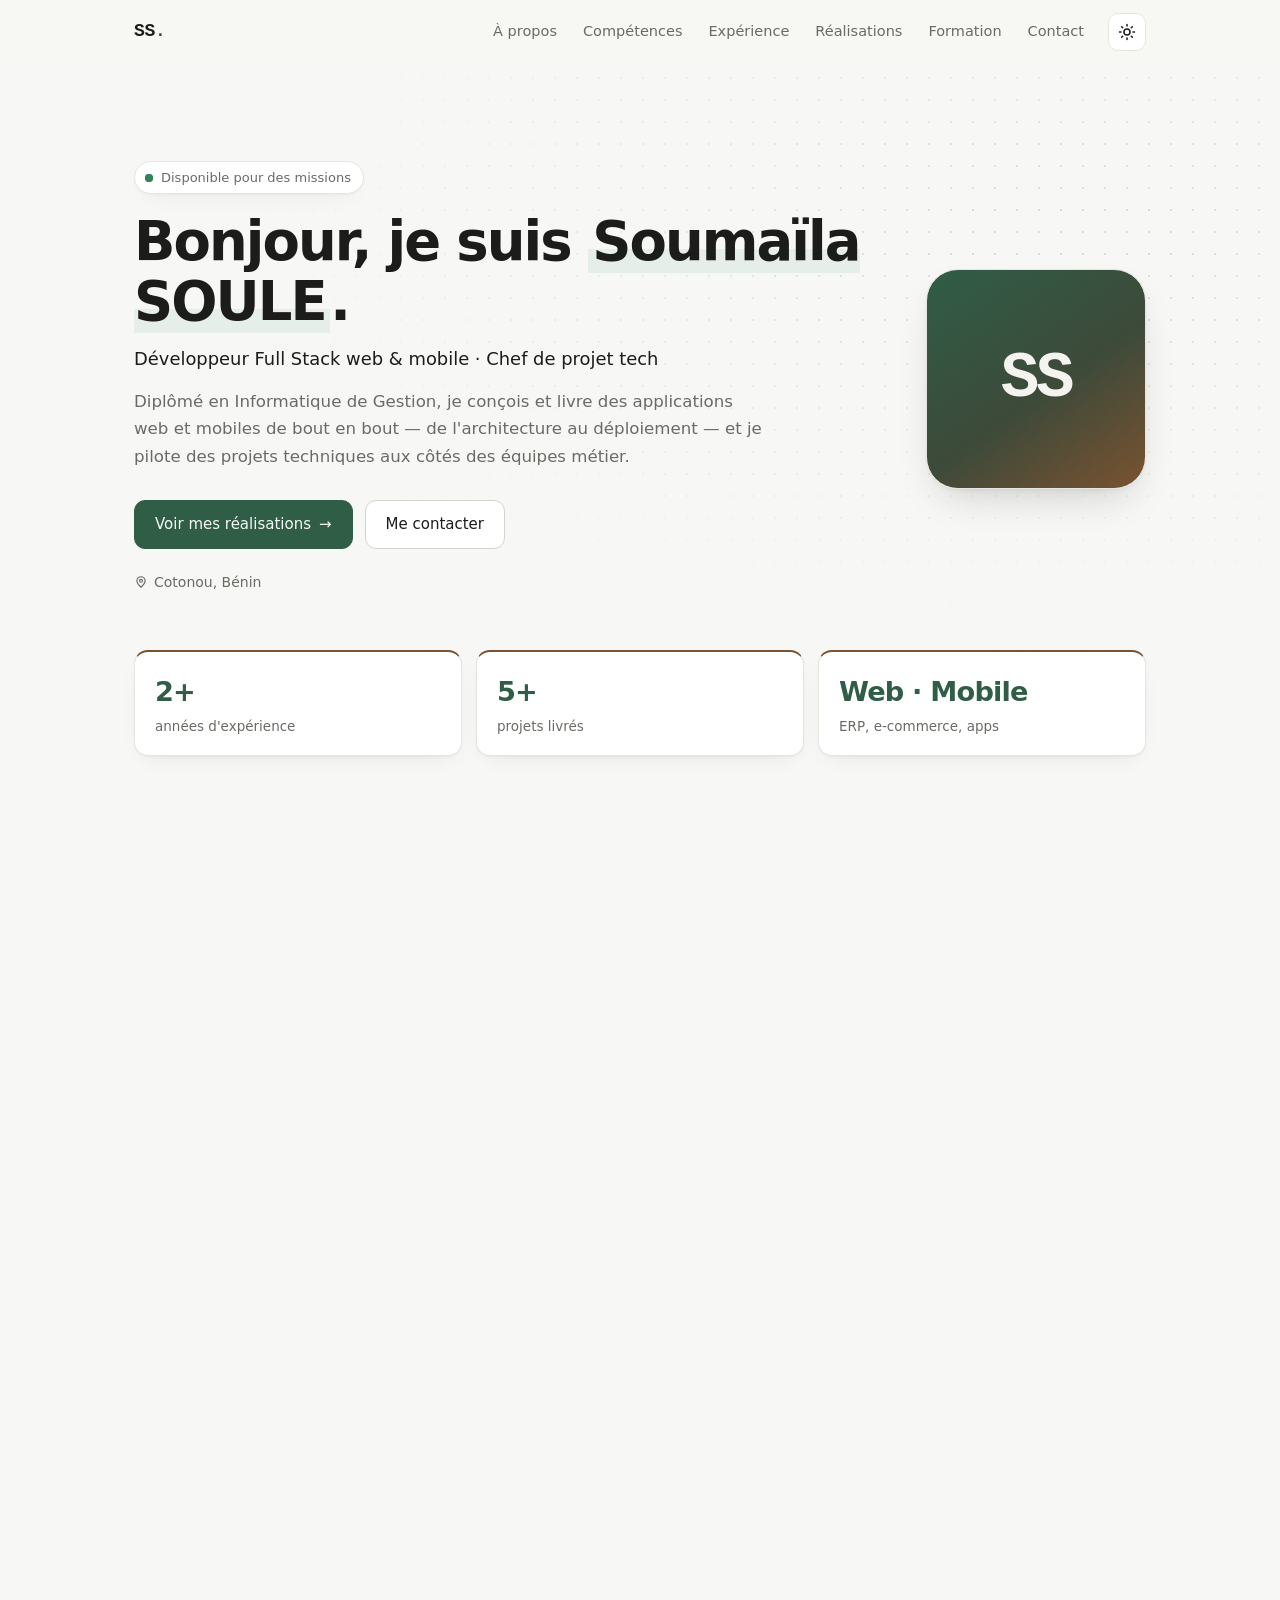
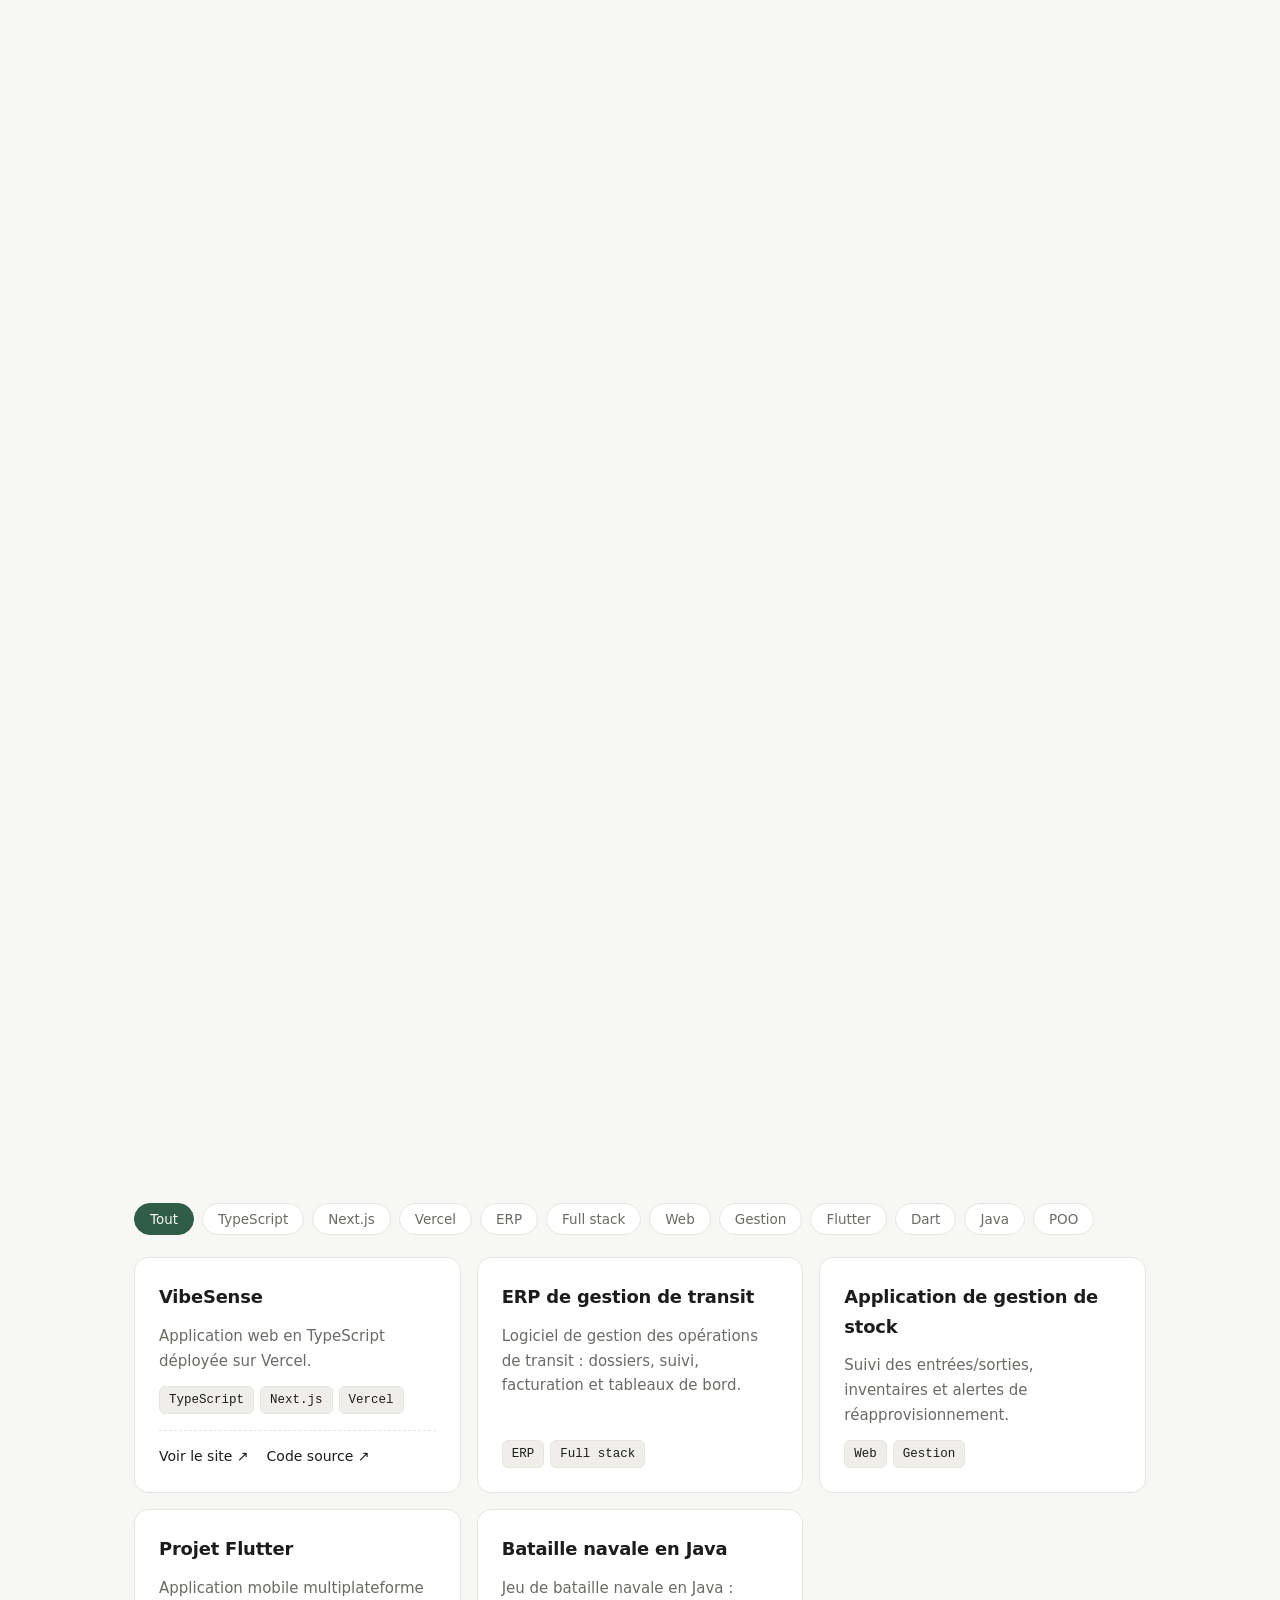
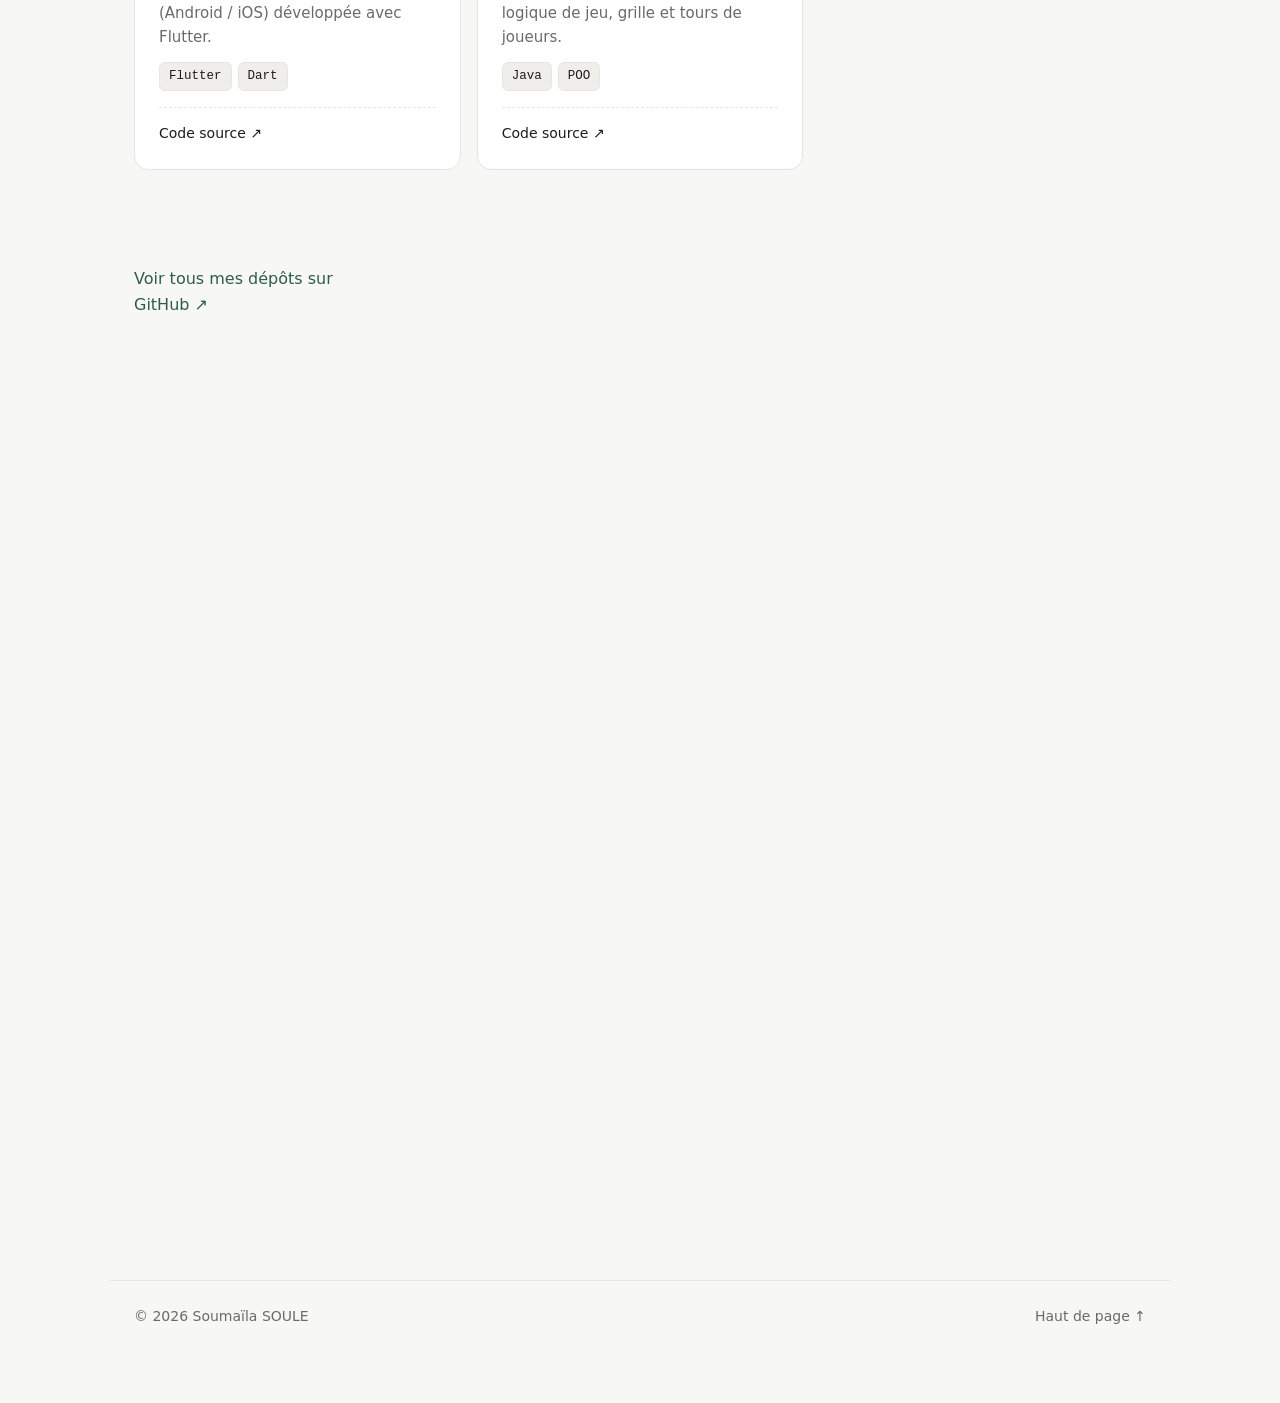
<file: index.html>
<!doctype html>
<html lang="fr">
<head>
  <meta charset="utf-8" />
  <meta name="viewport" content="width=device-width, initial-scale=1" />
  <meta http-equiv="Content-Security-Policy" content="default-src 'none'; script-src 'self'; style-src 'self'; img-src 'self' data:; connect-src 'self' https://api.github.com; base-uri 'none'; form-action 'none'; upgrade-insecure-requests" />
  <meta name="referrer" content="strict-origin-when-cross-origin" />
  <title>Soumaïla SOULE — Développeur Full Stack & Chef de projet</title>
  <meta name="description" content="Portfolio de Soumaïla SOULE : développeur full stack web & mobile et chef de projet tech basé à Cotonou. Compétences, expériences, réalisations et formation." />
  <meta property="og:type" content="website" />
  <meta property="og:title" content="Soumaïla SOULE — Développeur Full Stack" />
  <meta property="og:description" content="Applications web & mobiles, ERP, e-commerce, gestion de projet tech." />
  <link rel="icon" href="favicon.svg" type="image/svg+xml" />
  <link rel="stylesheet" href="style.css" />
  <link rel="preload" href="content.json" as="fetch" crossorigin />
  <script src="theme.js"></script>
</head>
<body>
  <a class="skip" href="#main">Aller au contenu</a>
  <div class="progress" id="progress" aria-hidden="true"></div>
  <header class="nav" id="nav">
    <div class="container nav-inner">
      <a href="#top" class="logo">SS<span class="accent">.</span></a>
      <nav id="menu" aria-label="Navigation principale">
        <a href="#about">À propos</a>
        <a href="#skills">Compétences</a>
        <a href="#experience">Expérience</a>
        <a href="#achievements">Réalisations</a>
        <a href="#education">Formation</a>
        <a href="#contact">Contact</a>
      </nav>
      <button class="icon-btn" id="themeToggle" aria-label="Basculer thème clair / sombre">
        <svg viewBox="0 0 24 24" width="18" height="18" fill="none" stroke="currentColor" stroke-width="2" stroke-linecap="round"><circle cx="12" cy="12" r="4"/><path d="M12 2v2M12 20v2M4.9 4.9l1.4 1.4M17.7 17.7l1.4 1.4M2 12h2M20 12h2M4.9 19.1l1.4-1.4M17.7 6.3l1.4-1.4"/></svg>
      </button>
      <button class="icon-btn menu-btn" id="menuToggle" aria-label="Ouvrir le menu" aria-expanded="false" aria-controls="menu">
        <svg viewBox="0 0 24 24" width="20" height="20" fill="none" stroke="currentColor" stroke-width="2" stroke-linecap="round"><path d="M4 7h16M4 12h16M4 17h16"/></svg>
      </button>
    </div>
  </header>

  <main id="main">
    <section class="hero container" id="top">
      <div class="hero-text">
        <p class="badge" id="available" hidden><span class="dot"></span>Disponible pour des missions</p>
        <h1>Bonjour, je suis <span class="accent" id="name"></span>.</h1>
        <p class="role" id="role"></p>
        <p class="intro" id="intro"></p>
        <div class="cta" id="heroCta">
          <a href="#achievements" class="btn primary">Voir mes réalisations <span class="arrow" aria-hidden="true">→</span></a>
          <a href="#contact" class="btn">Me contacter</a>
        </div>
        <p class="location" id="location"></p>
      </div>
      <div class="avatar" id="avatar" aria-hidden="true"><span>SS</span></div>
      <dl class="stats" id="stats"></dl>
    </section>

    <section id="about" class="container section">
      <h2><span class="num">01</span> À propos</h2>
      <div id="aboutText" class="prose"></div>
    </section>

    <section id="skills" class="container section">
      <h2><span class="num">02</span> Compétences</h2>
      <h3 class="sub">Techniques</h3>
      <div id="skillsGrid" class="grid"></div>
      <h3 class="sub">Savoir-faire</h3>
      <div id="softGrid" class="grid"></div>
    </section>

    <section id="experience" class="container section">
      <h2><span class="num">03</span> Expérience professionnelle</h2>
      <ol id="expList" class="timeline"></ol>
    </section>

    <section id="achievements" class="container section">
      <h2><span class="num">04</span> Réalisations</h2>
      <div class="filters" id="filters" role="toolbar" aria-label="Filtrer les réalisations"></div>
      <div id="featured" class="cards"></div>
      <h3 class="sub">Autres dépôts publics sur GitHub</h3>
      <div id="repos" class="repos"><p class="muted">Chargement…</p></div>
    </section>

    <section id="education" class="container section">
      <h2><span class="num">05</span> Formation &amp; langues</h2>
      <ol id="eduList" class="timeline"></ol>
      <div id="certBlock" hidden>
        <h3 class="sub">Certifications</h3>
        <ul id="certList" class="list"></ul>
      </div>
      <h3 class="sub">Langues</h3>
      <ul id="langList" class="langs"></ul>
    </section>

    <section id="contact" class="container section contact">
      <h2><span class="num">06</span> Contact</h2>
      <div class="contact-box">
        <h3>Travaillons ensemble.</h3>
        <p class="prose">Un projet, une mission ou une simple question ? Écrivez-moi, je réponds rapidement.</p>
        <div id="contactCards" class="contact-cards"></div>
        <form id="quickMsg" class="quick-msg" hidden novalidate>
          <h4>Message rapide</h4>
          <div class="qm-row">
            <label><span>Votre nom</span><input name="name" type="text" autocomplete="name" maxlength="80" required /></label>
            <label><span>Objet</span><input name="subject" type="text" maxlength="120" placeholder="Projet, mission, question…" /></label>
          </div>
          <label><span>Votre message</span><textarea name="message" rows="4" maxlength="2000" required></textarea></label>
          <p class="qm-err" id="qmErr" role="alert"></p>
          <div class="cta" id="qmActions"></div>
        </form>
        <div id="contactLinks" class="cta socials"></div>
      </div>
    </section>
  </main>

  <footer class="container footer">
    <p>© <span id="year"></span> <span id="footName"></span></p>
    <a href="#top">Haut de page ↑</a>
  </footer>

  <button class="to-top" id="toTop" aria-label="Revenir en haut de la page">
    <svg viewBox="0 0 24 24" width="18" height="18" fill="none" stroke="currentColor" stroke-width="2" stroke-linecap="round" stroke-linejoin="round"><path d="M12 19V5M5 12l7-7 7 7"/></svg>
  </button>
  <div class="toast" id="toast" role="status" aria-live="polite"></div>
  <script src="main.js" defer></script>
</body>
</html>
</file>
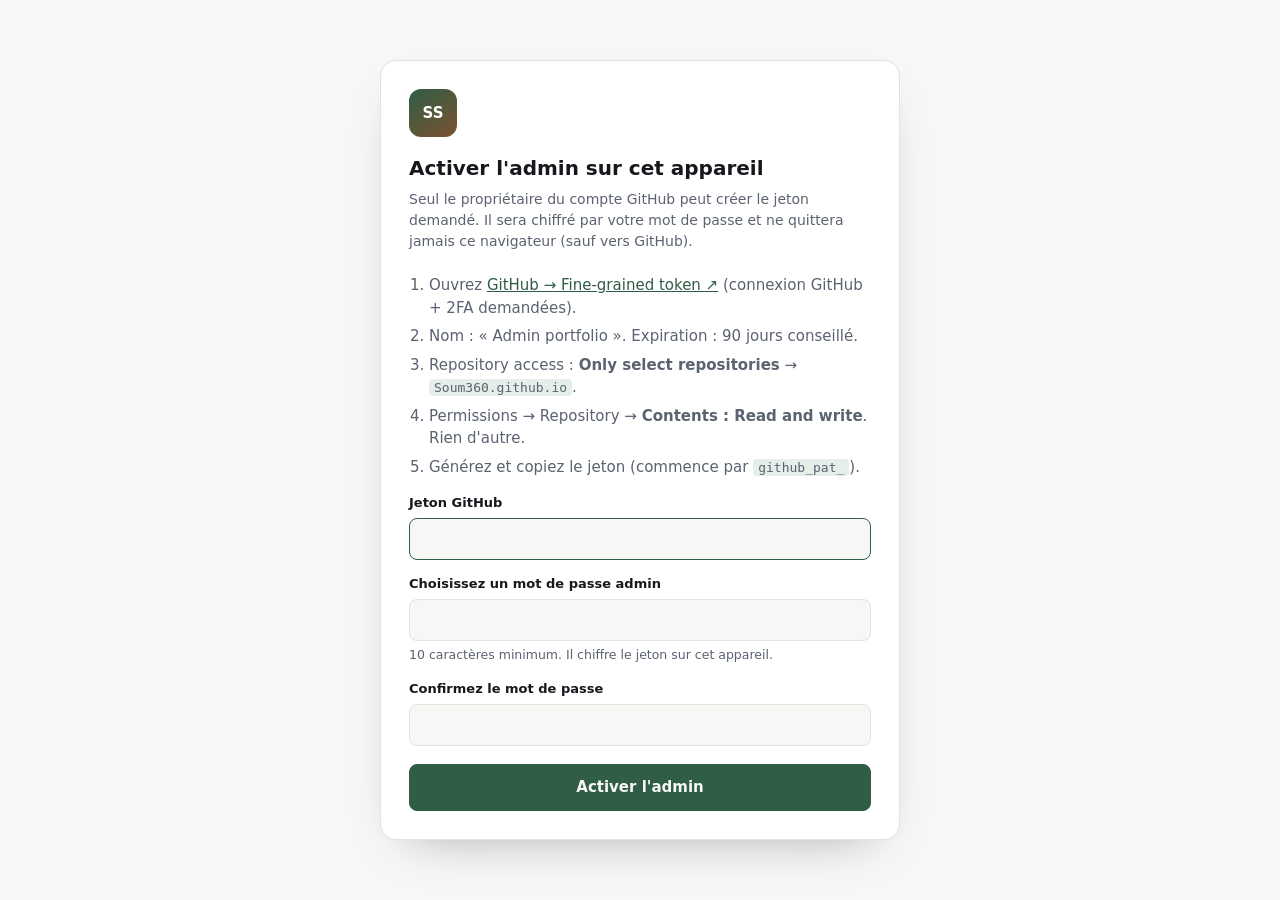
<file: admin/index.html>
<!doctype html>
<html lang="fr">
<head>
  <meta charset="utf-8" />
  <meta name="viewport" content="width=device-width, initial-scale=1" />
  <meta http-equiv="Content-Security-Policy" content="default-src 'none'; script-src 'self'; style-src 'self'; img-src 'self' data: blob:; connect-src 'self' https://api.github.com; base-uri 'none'; form-action 'none'" />
  <meta name="referrer" content="no-referrer" />
  <meta name="robots" content="noindex, nofollow" />
  <title>Admin — Portfolio</title>
  <link rel="icon" href="../favicon.svg" type="image/svg+xml" />
  <link rel="stylesheet" href="admin.css" />
  <script src="../theme.js"></script>
</head>
<body>
  <div id="gate" class="gate"></div>
  <header class="topbar" hidden>
    <button class="icon" id="navToggle" aria-label="Sections">☰</button>
    <strong class="brand">Admin portfolio</strong>
    <span class="status" id="status"></span>
    <div class="actions">
      <button id="lockBtn" title="Verrouiller l'admin">Verrouiller</button>
      <button id="previewBtn" title="Voir le brouillon dans un nouvel onglet">Aperçu</button>
      <button id="publishBtn" class="primary" title="Enregistrer sur GitHub et mettre le site en ligne">Publier</button>
    </div>
  </header>

  <div class="layout" hidden>
    <aside id="sidebar">
      <nav id="sections"></nav>
      <hr />
      <button class="side" data-view="files">Photo &amp; CV</button>
      <button class="side" data-view="backup">Sauvegarde &amp; historique</button>
      <button class="side" data-view="settings">Sécurité &amp; connexion</button>
      <a class="side" href="../" target="_blank" rel="noopener">Voir le site en ligne ↗</a>
    </aside>
    <main id="editor" tabindex="-1"></main>
  </div>

  <div id="toast" role="status" aria-live="polite"></div>
  <script src="admin.js" defer></script>
</body>
</html>
</file>
<file: style.css>
/* ═══════════ Palette neutre ═══════════ */
:root {
  --bg: #f7f7f5;
  --bg-soft: #efeeea;
  --surface: #ffffff;
  --text: #1c1c1a;
  --muted: #6b6a65;
  --border: #e6e5e0;
  --border-strong: #d4d3cd;
  --accent: #2f5d46;     /* vert foncé : actions, liens, mise en avant */
  --accent-soft: #e5eee8;
  --brown: #7a5230;      /* marron : repères, dates, détails */
  --brown-soft: #f1e8df;
  --primary: #2f5d46;    /* boutons principaux */
  --on-primary: #f7f7f5;
  --ink: #1c1c1a;
  --on-ink: #fafaf8;
  --ok: #2f855a;
  --shadow: 0 1px 2px rgba(28,28,26,.04), 0 8px 24px -12px rgba(28,28,26,.12);
  --shadow-lg: 0 2px 4px rgba(28,28,26,.04), 0 18px 40px -16px rgba(28,28,26,.22);
  --glow: rgba(47,93,70,.10);
  --radius: 14px;
  --ease: cubic-bezier(.2,.7,.2,1);
  --sans: system-ui, -apple-system, "Segoe UI", Roboto, "Helvetica Neue", Arial, sans-serif;
  --mono: ui-monospace, "SF Mono", "Cascadia Code", Menlo, Consolas, monospace;
  color-scheme: light;
}
@media (prefers-color-scheme: dark) {
  :root:not([data-theme="light"]) {
    --bg: #111110; --bg-soft: #181816; --surface: #1a1a18; --text: #ededea; --muted: #a09f99;
    --border: #2a2a27; --border-strong: #3a3a36; --accent: #8fbf9f; --accent-soft: #1c2a22;
    --brown: #c9a27a; --brown-soft: #2a2119; --primary: #8fbf9f; --on-primary: #111110;
    --ink: #ededea; --on-ink: #111110; --ok: #68d391; --glow: rgba(143,191,159,.10);
    --shadow: 0 1px 2px rgba(0,0,0,.3), 0 8px 24px -12px rgba(0,0,0,.5);
    --shadow-lg: 0 2px 4px rgba(0,0,0,.3), 0 18px 40px -16px rgba(0,0,0,.7);
    color-scheme: dark;
  }
}
:root[data-theme="dark"] {
  --bg: #111110; --bg-soft: #181816; --surface: #1a1a18; --text: #ededea; --muted: #a09f99;
  --border: #2a2a27; --border-strong: #3a3a36; --accent: #8fbf9f; --accent-soft: #1c2a22;
  --brown: #c9a27a; --brown-soft: #2a2119; --primary: #8fbf9f; --on-primary: #111110;
  --ink: #ededea; --on-ink: #111110; --ok: #68d391; --glow: rgba(143,191,159,.10);
  --shadow: 0 1px 2px rgba(0,0,0,.3), 0 8px 24px -12px rgba(0,0,0,.5);
  --shadow-lg: 0 2px 4px rgba(0,0,0,.3), 0 18px 40px -16px rgba(0,0,0,.7);
  color-scheme: dark;
}

/* ═══════════ Base ═══════════ */
* { box-sizing: border-box; }
html { scroll-behavior: smooth; scroll-padding-top: 76px; }
body { margin: 0; overflow-x: hidden; background: var(--bg); color: var(--text); font: 16px/1.65 var(--sans); -webkit-font-smoothing: antialiased; transition: background-color .3s, color .3s; }
::selection { background: var(--accent); color: var(--bg); }
a { color: var(--accent); text-decoration: none; }
a:hover { text-decoration: underline; text-underline-offset: 3px; }
:focus-visible { outline: 2px solid var(--accent); outline-offset: 3px; border-radius: 6px; }
[hidden] { display: none !important; }
.container { max-width: 1060px; margin: 0 auto; padding: 0 24px; }
.muted { color: var(--muted); }
.accent { color: var(--accent); }
.skip { position: absolute; left: -999px; top: 8px; background: var(--ink); color: var(--on-ink); padding: 8px 14px; border-radius: 8px; z-index: 100; }
.skip:focus { left: 8px; }

/* Barre de progression de lecture */
.progress { position: fixed; top: 0; left: 0; right: 0; height: 2px; background: var(--accent); transform-origin: 0 50%; transform: scaleX(0); z-index: 30; pointer-events: none; }

/* ═══════════ Navigation ═══════════ */
.nav { position: sticky; top: 0; z-index: 20; background: var(--bg); border-bottom: 1px solid transparent; transition: border-color .25s, box-shadow .25s, background-color .3s; }
@supports (backdrop-filter: blur(1px)) { .nav { background: color-mix(in srgb, var(--bg) 82%, transparent); backdrop-filter: saturate(1.4) blur(12px); } }
.nav.scrolled { border-bottom-color: var(--border); box-shadow: 0 6px 20px -16px rgba(0,0,0,.25); }
.nav-inner { display: flex; align-items: center; gap: 12px; height: 64px; }
.logo { font-family: var(--mono); font-weight: 700; font-size: 18px; color: var(--text); margin-right: auto; letter-spacing: -.02em; }
.logo:hover { text-decoration: none; }
#menu { display: flex; gap: 2px; }
#menu a { position: relative; color: var(--muted); font-size: 14.5px; padding: 8px 12px; border-radius: 8px; transition: color .2s; }
#menu a::after { content: ""; position: absolute; left: 12px; right: 12px; bottom: 4px; height: 1.5px; background: currentColor; transform: scaleX(0); transform-origin: left; transition: transform .25s var(--ease); }
#menu a:hover { color: var(--text); text-decoration: none; }
#menu a:hover::after, #menu a.current::after { transform: scaleX(1); }
#menu a.current { color: var(--accent); }
.icon-btn { background: var(--surface); border: 1px solid var(--border); color: var(--text); width: 38px; height: 38px; border-radius: 10px; cursor: pointer; display: grid; place-items: center; flex: none; transition: border-color .2s, transform .2s var(--ease); }
.icon-btn:hover { border-color: var(--border-strong); transform: translateY(-1px); }
#themeToggle svg { transition: transform .5s var(--ease); }
#themeToggle:hover svg { transform: rotate(45deg); }
.menu-btn { display: none; }

/* ═══════════ Hero ═══════════ */
.hero { position: relative; display: grid; grid-template-columns: 1fr auto; gap: 24px 56px; align-items: center; padding-top: 96px; padding-bottom: 72px; }
.hero::before { /* fond en grille de points, discret */
  content: ""; position: absolute; inset: -64px -40vw 0; z-index: -1; pointer-events: none;
  background-image: radial-gradient(var(--border-strong) 1px, transparent 1px); background-size: 22px 22px;
  -webkit-mask-image: radial-gradient(ellipse 60% 70% at 70% 30%, #000 10%, transparent 70%); mask-image: radial-gradient(ellipse 60% 70% at 70% 30%, #000 10%, transparent 70%);
  opacity: .7;
}
.hero h1 { font-size: clamp(2.1rem, 5.2vw, 3.4rem); line-height: 1.1; margin: 18px 0 12px; letter-spacing: -0.035em; font-weight: 700; }
.hero h1 .accent { color: var(--text); background: linear-gradient(transparent 62%, var(--accent-soft) 62%); padding: 0 .08em; }
.role { font-size: 1.12rem; font-weight: 500; margin: 0 0 14px; color: var(--text); }
.intro { color: var(--muted); max-width: 60ch; margin: 0; font-size: 1.04rem; }
.location { display: inline-flex; align-items: center; gap: 6px; color: var(--muted); font-size: 14px; margin: 22px 0 0; }
.location::before { content: ""; width: 14px; height: 14px; background: currentColor; -webkit-mask: url("data:image/svg+xml,%3Csvg xmlns='http://www.w3.org/2000/svg' viewBox='0 0 24 24' fill='none' stroke='black' stroke-width='2'%3E%3Cpath d='M12 21s-7-6.2-7-11a7 7 0 0 1 14 0c0 4.8-7 11-7 11z'/%3E%3Ccircle cx='12' cy='10' r='2.5'/%3E%3C/svg%3E") center/contain no-repeat; mask: url("data:image/svg+xml,%3Csvg xmlns='http://www.w3.org/2000/svg' viewBox='0 0 24 24' fill='none' stroke='black' stroke-width='2'%3E%3Cpath d='M12 21s-7-6.2-7-11a7 7 0 0 1 14 0c0 4.8-7 11-7 11z'/%3E%3Ccircle cx='12' cy='10' r='2.5'/%3E%3C/svg%3E") center/contain no-repeat; }
.avatar {
  position: relative; width: 220px; height: 220px; border-radius: 32px; overflow: hidden; display: grid; place-items: center;
  background: linear-gradient(145deg, #2f5d46 0%, #3d4a3a 55%, #7a5230 100%); border: 1px solid var(--border); box-shadow: var(--shadow-lg);
  transition: transform .5s var(--ease);
}
.avatar:hover { transform: rotate(-2deg) scale(1.02); }
.avatar span { color: #f4f3ef; font: 700 64px/1 var(--mono); letter-spacing: -0.05em; }
.avatar img { width: 100%; height: 100%; object-fit: cover; }
.badge { display: inline-flex; align-items: center; gap: 8px; margin: 0; font-size: 13px; padding: 5px 12px 5px 10px; border-radius: 99px; background: var(--surface); border: 1px solid var(--border); color: var(--muted); box-shadow: var(--shadow); }
.dot { position: relative; width: 8px; height: 8px; border-radius: 50%; background: var(--ok); }
.dot::after { content: ""; position: absolute; inset: 0; border-radius: 50%; background: var(--ok); animation: ping 2s var(--ease) infinite; }
@keyframes ping { 0% { transform: scale(1); opacity: .6; } 80%, 100% { transform: scale(2.6); opacity: 0; } }

.stats { grid-column: 1 / -1; display: grid; grid-template-columns: repeat(auto-fit, minmax(170px, 1fr)); gap: 14px; margin: 28px 0 0; }
.stats div { background: var(--surface); border: 1px solid var(--border); border-top: 2px solid var(--brown); border-radius: var(--radius); padding: 18px 20px; display: flex; flex-direction: column-reverse; box-shadow: var(--shadow); }
.stats dd { color: var(--accent); margin: 0; font-size: 1.7rem; font-weight: 700; letter-spacing: -0.03em; font-variant-numeric: tabular-nums; }
.stats dt { color: var(--muted); font-size: 13.5px; }

.cta { display: flex; flex-wrap: wrap; gap: 12px; margin-top: 30px; }
.btn { position: relative; display: inline-flex; align-items: center; gap: 8px; padding: 11px 20px; border-radius: 11px; font-weight: 500; font-size: 15px; border: 1px solid var(--border-strong); background: var(--surface); color: var(--text); cursor: pointer; font-family: inherit; transition: transform .2s var(--ease), box-shadow .2s, border-color .2s, background-color .2s; }
.btn:hover { text-decoration: none; transform: translateY(-2px); box-shadow: var(--shadow); border-color: var(--text); }
.btn:active { transform: translateY(0); }
.btn.primary { background: var(--primary); border-color: var(--primary); color: var(--on-primary); }
.btn.primary:hover { border-color: var(--primary); }
.btn.primary:hover { box-shadow: var(--shadow-lg); }
.btn .arrow { transition: transform .2s var(--ease); }
.btn:hover .arrow { transform: translateX(3px); }

/* ═══════════ Sections ═══════════ */
.section { padding-top: 80px; padding-bottom: 32px; }
.section h2 { display: flex; align-items: baseline; gap: 12px; font-size: clamp(1.5rem, 3vw, 1.9rem); margin: 0 0 32px; letter-spacing: -0.025em; }
.section h2::after { content: ""; flex: 1; height: 1px; background: linear-gradient(90deg, var(--brown), var(--border) 30%); align-self: center; margin-left: 8px; }
.num { font-family: var(--mono); font-size: .9rem; color: var(--brown); font-weight: 500; }
.sub { font-size: .76rem; text-transform: uppercase; letter-spacing: .12em; margin: 44px 0 16px; color: var(--brown); font-weight: 600; }
.section h2 + .sub { margin-top: 0; }
.prose { max-width: 70ch; color: var(--muted); font-size: 1.04rem; }
.prose p { margin: 0 0 16px; }
.prose p:first-child { color: var(--text); }

/* Tuiles & cartes : halo qui suit la souris */
.tile, .card, .repo { position: relative; isolation: isolate; }
.tile::before, .card::before, .repo::before {
  content: ""; position: absolute; inset: 0; border-radius: inherit; z-index: -1; opacity: 0; transition: opacity .3s;
  background: radial-gradient(320px circle at var(--mx, 50%) var(--my, 50%), var(--glow), transparent 60%);
}
.tile:hover::before, .card:hover::before, .repo:hover::before { opacity: 1; }

.grid { display: grid; grid-template-columns: repeat(auto-fit, minmax(230px, 1fr)); gap: 14px; }
.tile { background: var(--surface); border: 1px solid var(--border); border-radius: var(--radius); padding: 20px 22px; transition: border-color .25s, transform .3s var(--ease), box-shadow .3s; }
.tile:hover { border-color: var(--border-strong); transform: translateY(-3px); box-shadow: var(--shadow); }
.tile h4 { margin: 0 0 12px; font-size: 15px; }
#softGrid .tile { border-left: 3px solid var(--accent); }
.tile p { margin: 0; color: var(--muted); font-size: 14.5px; }
.chips { display: flex; flex-wrap: wrap; gap: 6px; }
.chip { font-family: var(--mono); font-size: 12.5px; padding: 3px 9px; border-radius: 6px; background: var(--bg-soft); color: var(--text); border: 1px solid var(--border); transition: background-color .2s, border-color .2s, color .2s; }
.chip:hover { background: var(--brown-soft); border-color: transparent; color: var(--brown); }

/* ═══════════ Timeline ═══════════ */
.timeline { list-style: none; margin: 0; padding: 0; }
.timeline > li { display: grid; grid-template-columns: 170px 1fr; gap: 24px; position: relative; padding-bottom: 8px; }
.period { font-family: var(--mono); font-size: 13px; color: var(--brown); padding-top: 4px; }
.tl-body { position: relative; border-left: 1px solid var(--border-strong); padding: 0 0 32px 28px; }
.timeline > li:last-child .tl-body { padding-bottom: 8px; }
.tl-body::before { content: ""; position: absolute; left: -6px; top: 7px; width: 11px; height: 11px; border-radius: 50%; background: var(--bg); border: 2px solid var(--border-strong); transition: background-color .25s, border-color .25s, transform .25s var(--ease); }
.timeline > li:hover .tl-body::before { background: var(--accent); border-color: var(--accent); transform: scale(1.2); }
.tl-body h3 { margin: 0; font-size: 1.08rem; letter-spacing: -0.01em; }
.org { margin: 2px 0 12px; color: var(--accent); font-weight: 500; font-size: 15px; }
.tl-body ul { margin: 0 0 14px; padding-left: 18px; color: var(--muted); font-size: 15px; }
.tl-body ul li { margin-bottom: 5px; }
.tl-body ul li::marker { color: var(--brown); }

/* ═══════════ Réalisations ═══════════ */
.filters { display: flex; flex-wrap: wrap; gap: 8px; margin-bottom: 22px; }
.filter { font: 500 13.5px var(--sans); padding: 7px 15px; border-radius: 99px; border: 1px solid var(--border); background: var(--surface); color: var(--muted); cursor: pointer; transition: all .2s var(--ease); }
.filter:hover { color: var(--text); border-color: var(--border-strong); }
.filter.active { background: var(--primary); border-color: var(--primary); color: var(--on-primary); }
.cards { display: grid; grid-template-columns: repeat(auto-fill, minmax(300px, 1fr)); gap: 16px; }
.card { background: var(--surface); border: 1px solid var(--border); border-radius: var(--radius); padding: 24px; display: flex; flex-direction: column; gap: 12px; transition: transform .3s var(--ease), border-color .25s, box-shadow .3s; animation: rise .45s var(--ease) backwards; animation-delay: var(--d, 0ms); }
.card:hover { transform: translateY(-4px); border-color: var(--border-strong); box-shadow: var(--shadow-lg); }
.card h3 { margin: 0; font-size: 1.12rem; letter-spacing: -0.01em; }
.card p { margin: 0; color: var(--muted); font-size: 15px; flex: 1; }
.card .links { display: flex; gap: 18px; font-size: 14px; font-weight: 500; padding-top: 4px; border-top: 1px dashed var(--border); margin-top: 4px; padding-top: 14px; }
.card .links a { color: var(--text); }
.card .links a:hover { color: var(--accent); }
.repos { display: grid; grid-template-columns: repeat(auto-fill, minmax(240px, 1fr)); gap: 12px; }
.repo { display: block; padding: 15px 17px; border: 1px solid var(--border); border-radius: 12px; background: var(--surface); color: var(--text); transition: border-color .2s, transform .25s var(--ease); animation: rise .45s var(--ease) backwards; }
.repo:hover { text-decoration: none; border-color: var(--border-strong); transform: translateY(-2px); }
.repo strong { display: block; font-size: 14.5px; }
.repo span { font-size: 13px; color: var(--muted); }
@keyframes rise { from { opacity: 0; transform: translateY(10px); } to { opacity: 1; transform: none; } }

/* ═══════════ Formation & langues ═══════════ */
.list { margin: 0; padding-left: 18px; color: var(--muted); }
.langs { list-style: none; padding: 0; margin: 0; display: flex; flex-wrap: wrap; gap: 12px; }
.langs li strong { color: var(--accent); }
.langs li { background: var(--surface); border: 1px solid var(--border); border-radius: 12px; padding: 11px 18px; display: flex; gap: 10px; align-items: baseline; }
.langs span { color: var(--muted); font-size: 14px; }

/* ═══════════ Contact ═══════════ */
.contact-box { position: relative; overflow: hidden; background: linear-gradient(135deg, var(--surface) 55%, var(--brown-soft)); border: 1px solid var(--border); border-radius: 20px; padding: clamp(28px, 5vw, 48px); box-shadow: var(--shadow); }
.contact-box::before { content: ""; position: absolute; inset: 0; z-index: 0; pointer-events: none; background-image: radial-gradient(var(--border) 1px, transparent 1px); background-size: 18px 18px; -webkit-mask-image: linear-gradient(120deg, transparent 40%, #000); mask-image: linear-gradient(120deg, transparent 40%, #000); }
.contact-box > * { position: relative; }
.contact-box h3 { color: var(--accent); margin: 0 0 8px; font-size: clamp(1.3rem, 3vw, 1.7rem); letter-spacing: -0.02em; }
.contact-box .prose { margin: 0; }

.footer { display: flex; justify-content: space-between; flex-wrap: wrap; gap: 8px; margin-top: 64px; padding-top: 24px; padding-bottom: 40px; color: var(--muted); font-size: 14px; border-top: 1px solid var(--border); }
.footer p { margin: 0; }
.footer a { color: var(--muted); }
.footer a:hover { color: var(--text); }

/* Cartes de contact */
.contact-cards { display: grid; grid-template-columns: repeat(auto-fit, minmax(230px, 1fr)); gap: 12px; margin-top: 24px; }
.contact-cards:empty { display: none; }
.contact-card { display: flex; gap: 14px; align-items: flex-start; background: var(--surface); border: 1px solid var(--border); border-radius: 14px; padding: 16px; transition: border-color .2s, transform .25s var(--ease); }
.contact-card:hover { border-color: var(--accent); transform: translateY(-2px); }
.cc-icon { flex: none; width: 40px; height: 40px; border-radius: 11px; display: grid; place-items: center; background: var(--accent-soft); color: var(--accent); }
.cc-body { min-width: 0; display: flex; flex-direction: column; }
.cc-label { font-size: 12px; text-transform: uppercase; letter-spacing: .08em; color: var(--brown); font-weight: 600; }
.cc-body strong { font-size: 15px; overflow-wrap: anywhere; margin: 2px 0 8px; }
.cc-actions { display: flex; flex-wrap: wrap; gap: 6px; }
.cc-actions a, .cc-actions button { font: 500 13px var(--sans); padding: 5px 11px; border-radius: 8px; border: 1px solid var(--border-strong); background: transparent; color: var(--text); cursor: pointer; transition: all .2s; }
.cc-actions a:hover, .cc-actions button:hover { text-decoration: none; background: var(--primary); border-color: var(--primary); color: var(--on-primary); }

/* Message rapide */
.quick-msg { margin-top: 24px; padding-top: 24px; border-top: 1px dashed var(--border-strong); }
.quick-msg h4 { margin: 0 0 14px; font-size: 1rem; }
.quick-msg label { display: flex; flex-direction: column; gap: 6px; margin-bottom: 12px; font-size: 13px; font-weight: 600; }
.qm-row { display: grid; grid-template-columns: 1fr 1fr; gap: 0 12px; }
.quick-msg input, .quick-msg textarea { font: 15px var(--sans); color: var(--text); background: var(--bg); border: 1px solid var(--border-strong); border-radius: 10px; padding: 10px 12px; resize: vertical; transition: border-color .2s, box-shadow .2s; }
.quick-msg input:focus, .quick-msg textarea:focus { outline: none; border-color: var(--accent); box-shadow: 0 0 0 3px var(--accent-soft); }
.quick-msg .cta { margin-top: 4px; }
.qm-err { color: #b42318; font-size: 14px; margin: 0; }
.qm-err:empty { display: none; }
.socials { margin-top: 20px; }
.socials:empty { display: none; }
@media (max-width: 640px) { .qm-row { grid-template-columns: 1fr; } }

/* Bouton retour en haut */
.to-top { position: fixed; right: 20px; bottom: 20px; z-index: 15; width: 44px; height: 44px; border-radius: 50%; border: 1px solid var(--border-strong); background: var(--surface); color: var(--text); box-shadow: var(--shadow-lg); cursor: pointer; display: grid; place-items: center; opacity: 0; transform: translateY(12px); pointer-events: none; transition: opacity .3s, transform .3s var(--ease); }
.to-top.show { opacity: 1; transform: none; pointer-events: auto; }
.to-top:hover { transform: translateY(-2px); }

/* Notification */
.toast { position: fixed; left: 50%; bottom: 24px; z-index: 40; background: var(--ink); color: var(--on-ink); padding: 10px 18px; border-radius: 10px; font-size: 14px; box-shadow: var(--shadow-lg); transform: translate(-50%, 30px); opacity: 0; pointer-events: none; transition: opacity .25s, transform .25s var(--ease); }
.toast.show { opacity: 1; transform: translate(-50%, 0); }

.preview-bar { position: sticky; top: 0; z-index: 25; background: #7a5230; color: #f7f7f5; text-align: center; font-size: 14px; font-weight: 600; padding: 6px; }

/* ═══════════ Animations d'apparition (seulement si JS actif) ═══════════ */
.js .reveal { opacity: 0; transform: translateY(14px); transition: opacity .6s var(--ease), transform .6s var(--ease); transition-delay: var(--d, 0ms); }
.js .reveal.in { opacity: 1; transform: none; }
.hero-text > *, .hero .avatar { animation: rise .7s var(--ease) backwards; }
.hero-text > :nth-child(2) { animation-delay: 60ms; }
.hero-text > :nth-child(3) { animation-delay: 120ms; }
.hero-text > :nth-child(4) { animation-delay: 180ms; }
.hero-text > :nth-child(5) { animation-delay: 240ms; }
.hero-text > :nth-child(6) { animation-delay: 300ms; }
.hero .avatar { animation-delay: 150ms; }

@media (prefers-reduced-motion: reduce) {
  html { scroll-behavior: auto; }
  *, *::before, *::after { animation: none !important; transition: none !important; }
  .js .reveal { opacity: 1; transform: none; }
}

/* ═══════════ Mobile ═══════════ */
@media (max-width: 820px) {
  .menu-btn { display: grid; }
  #menu { display: none; position: absolute; top: 64px; left: 0; right: 0; flex-direction: column; padding: 8px 16px 16px; background: var(--bg); border-bottom: 1px solid var(--border); box-shadow: var(--shadow-lg); }
  #menu.open { display: flex; animation: rise .25s var(--ease); }
  #menu a { padding: 12px; font-size: 16px; }
  #menu a::after { display: none; }
  #menu a.current { background: var(--bg-soft); }
}
@media (max-width: 640px) {
  .container { padding: 0 16px; }
  .hero { grid-template-columns: 1fr; padding-top: 40px; padding-bottom: 40px; }
  .avatar { order: -1; width: 96px; height: 96px; border-radius: 24px; }
  .avatar span { font-size: 32px; }
  .section { padding-top: 56px; }
  .timeline > li { grid-template-columns: 1fr; gap: 4px; }
  .period { padding-left: 29px; }
  .to-top { right: 14px; bottom: 14px; }
}
</file>
<file: admin/admin.css>
:root {
  --bg: #f7f7f5; --surface: #fff; --text: #16181d; --muted: #5b6270; --border: #e2e2de;
  --accent: #2f5d46; --accent-soft: #e5eee8; --danger: #c92a2a; --danger-soft: #fdecec; --ok: #16794a; --warn: #a15c00;
  --sans: system-ui, -apple-system, "Segoe UI", Roboto, Arial, sans-serif; color-scheme: light;
}
@media (prefers-color-scheme: dark) {
  :root:not([data-theme="light"]) {
    --bg: #111110; --surface: #1a1a18; --text: #e8eaee; --muted: #9aa3b0; --border: #2a2f38;
    --accent: #8fbf9f; --accent-soft: #1c2a22; --danger: #ff6b6b; --danger-soft: #3a1a1a; --ok: #4ade80; --warn: #fbbf24; color-scheme: dark;
  }
}
:root[data-theme="dark"] {
  --bg: #111110; --surface: #1a1a18; --text: #e8eaee; --muted: #9aa3b0; --border: #2a2f38;
  --accent: #8fbf9f; --accent-soft: #1c2a22; --danger: #ff6b6b; --danger-soft: #3a1a1a; --ok: #4ade80; --warn: #fbbf24; color-scheme: dark;
}
* { box-sizing: border-box; }
[hidden] { display: none !important; }
body { margin: 0; background: var(--bg); color: var(--text); font: 15px/1.5 var(--sans); }
a { color: var(--accent); }
button, input, textarea, select { font: inherit; color: inherit; }
button { cursor: pointer; border: 1px solid var(--border); background: var(--surface); border-radius: 8px; padding: 7px 13px; }
button:hover { border-color: var(--accent); }
button.primary { background: var(--accent); border-color: var(--accent); color: var(--bg); font-weight: 600; }
button.danger { color: var(--danger); }
button.danger:hover { border-color: var(--danger); background: var(--danger-soft); }
button:disabled { opacity: .5; cursor: default; }
:focus-visible { outline: 2px solid var(--accent); outline-offset: 2px; }

.topbar { position: sticky; top: 0; z-index: 5; display: flex; align-items: center; gap: 12px; padding: 10px 16px; background: var(--surface); border-bottom: 1px solid var(--border); }
.brand { white-space: nowrap; }
.status { font-size: 13px; color: var(--muted); overflow: hidden; text-overflow: ellipsis; white-space: nowrap; }
.status.dirty { color: var(--warn); font-weight: 600; }
.status.ok { color: var(--ok); }
.actions { margin-left: auto; display: flex; gap: 8px; }
.icon { display: none; padding: 6px 10px; }

.layout { display: grid; grid-template-columns: 230px minmax(0, 1fr); min-height: calc(100vh - 57px); }
aside { border-right: 1px solid var(--border); padding: 14px 10px; background: var(--surface); display: flex; flex-direction: column; gap: 2px; }
aside nav { display: flex; flex-direction: column; gap: 2px; }
.side { display: flex; justify-content: space-between; text-align: left; border: 0; background: none; padding: 8px 12px; border-radius: 8px; color: var(--muted); text-decoration: none; font-size: 14.5px; }
.side:hover { background: var(--accent-soft); color: var(--text); }
.side.active { background: var(--accent-soft); color: var(--accent); font-weight: 600; }
.side .count { font-size: 12px; opacity: .8; }
aside hr { border: 0; border-top: 1px solid var(--border); margin: 10px 4px; width: auto; }

main { padding: 28px 32px 80px; max-width: 900px; width: 100%; min-width: 0; }
main h1 { font-size: 1.4rem; margin: 0 0 4px; }
.help { color: var(--muted); margin: 0 0 22px; font-size: 14px; }

.field { display: flex; flex-direction: column; gap: 5px; margin-bottom: 14px; }
.field > span { font-size: 13px; font-weight: 600; }
.field small { color: var(--muted); font-size: 12.5px; }
.field.check { flex-direction: row; align-items: center; gap: 8px; }
input[type=text], input[type=url], input[type=email], input[type=tel], input[type=password], textarea {
  width: 100%; padding: 9px 11px; border: 1px solid var(--border); border-radius: 8px; background: var(--bg);
}
input:focus, textarea:focus { border-color: var(--accent); outline: none; }
textarea { resize: vertical; min-height: 70px; }
.invalid { border-color: var(--danger) !important; }
.row2 { display: grid; grid-template-columns: 1fr 1fr; gap: 0 14px; }

.item { background: var(--surface); border: 1px solid var(--border); border-radius: 12px; margin-bottom: 10px; }
.item > summary { min-width: 0; list-style: none; display: flex; align-items: center; gap: 10px; padding: 12px 14px; cursor: pointer; }
.item > summary::-webkit-details-marker { display: none; }
.item > summary::before { content: "▸"; color: var(--muted); transition: transform .15s; }
.item[open] > summary::before { transform: rotate(90deg); }
.item .title { flex: 1; min-width: 0; font-weight: 600; overflow: hidden; text-overflow: ellipsis; white-space: nowrap; }
.item .title em { font-weight: 400; color: var(--muted); }
.tools { display: flex; gap: 4px; }
.tools button { padding: 3px 8px; font-size: 13px; }
.item .body { padding: 4px 16px 6px; border-top: 1px solid var(--border); padding-top: 14px; }
.add { width: 100%; padding: 12px; border-style: dashed; color: var(--accent); font-weight: 600; margin-top: 4px; }
.card { background: var(--surface); border: 1px solid var(--border); border-radius: 12px; padding: 18px; margin-bottom: 16px; }
.card h2 { font-size: 1.05rem; margin: 0 0 10px; }
.btnrow { display: flex; flex-wrap: wrap; gap: 8px; }
.preview-img { width: 96px; height: 96px; border-radius: 16px; object-fit: cover; border: 1px solid var(--border); display: block; margin-bottom: 10px; }
.errors { background: var(--danger-soft); color: var(--danger); border-radius: 10px; padding: 12px 16px; margin-bottom: 18px; }
.errors ul { margin: 6px 0 0; padding-left: 18px; }
.steps { padding-left: 20px; color: var(--muted); }
.steps li { margin-bottom: 6px; }
code { background: var(--accent-soft); padding: 1px 5px; border-radius: 4px; font-size: 13px; }

#toast { position: fixed; bottom: 20px; left: 50%; transform: translateX(-50%) translateY(120px); background: var(--text); color: var(--bg); padding: 10px 18px; border-radius: 10px; transition: transform .2s; max-width: 90vw; z-index: 50; }
#toast.show { transform: translateX(-50%) translateY(0); }
#toast.error { background: var(--danger); color: #fff; }

@media (max-width: 760px) {
  .icon { display: block; }
  .layout { grid-template-columns: minmax(0, 1fr); }
  .brand { font-size: 14px; }
  .topbar { gap: 8px; padding: 10px 12px; }
  .actions button { padding: 7px 10px; }
  aside { display: none; position: fixed; top: 57px; left: 0; bottom: 0; width: 260px; z-index: 4; overflow: auto; box-shadow: 0 0 40px rgba(0,0,0,.25); }
  aside.open { display: flex; }
  main { padding: 20px 16px 80px; }
  .row2 { grid-template-columns: 1fr; }
  .status { display: none; }
  .tools .opt { display: none; }
}

/* ── Écran de connexion ── */
.gate { min-height: 100vh; display: grid; place-items: center; padding: 24px 16px; }
.gate-box { width: 100%; max-width: 380px; background: var(--surface); border: 1px solid var(--border); border-radius: 16px; padding: 28px; box-shadow: 0 20px 50px -30px rgba(0,0,0,.4); }
.gate-box.wide { max-width: 520px; }
.gate-box h1 { font-size: 1.25rem; margin: 0 0 6px; }
.gate-box .primary { width: 100%; padding: 11px; margin-top: 4px; }
.gate-logo { width: 48px; height: 48px; border-radius: 12px; display: grid; place-items: center; background: linear-gradient(145deg, #2f5d46, #7a5230); color: #fff; font-weight: 700; margin-bottom: 16px; }
.gate-err { color: var(--danger); font-size: 14px; margin: 0 0 10px; min-height: 0; }
.gate-err:empty { display: none; }
.linkish { border: 0; background: none; color: var(--muted); font-size: 13px; padding: 10px 0 0; width: 100%; text-align: center; }
.linkish:hover { color: var(--accent); }
</file>
